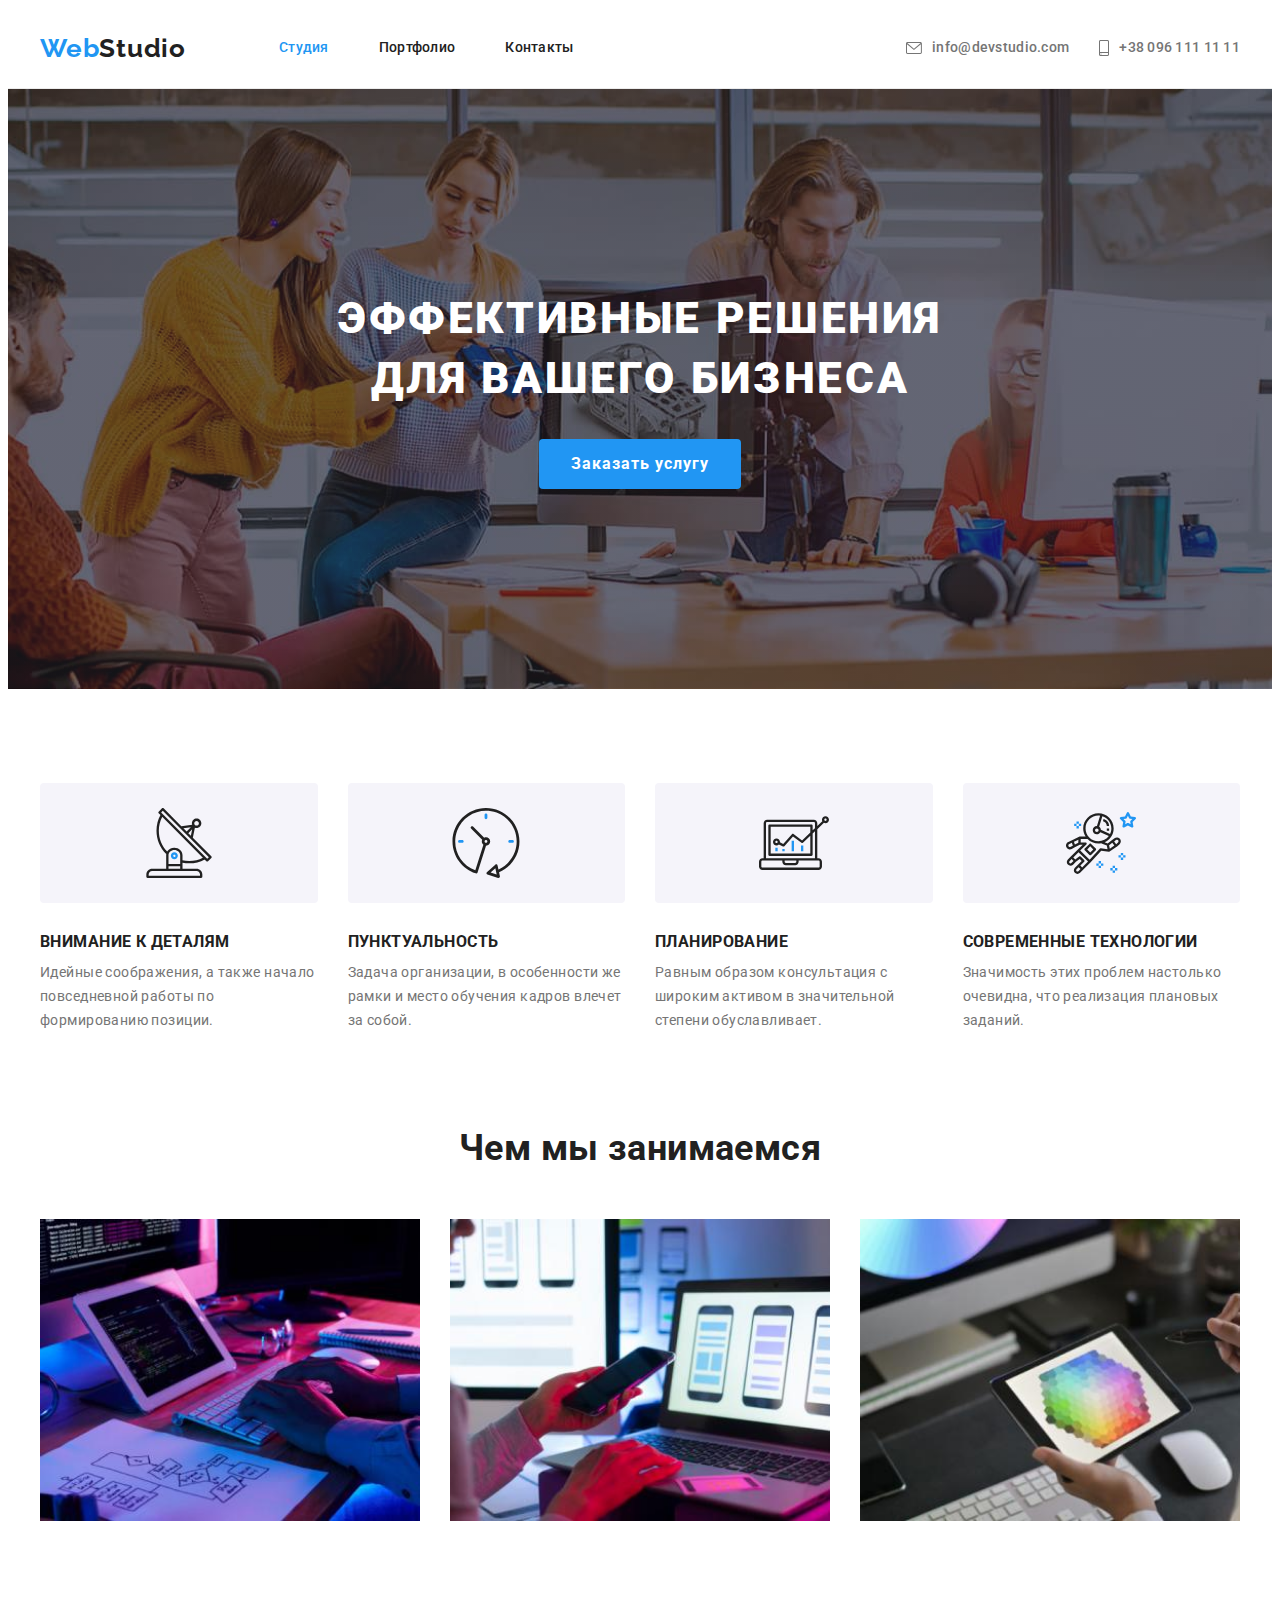
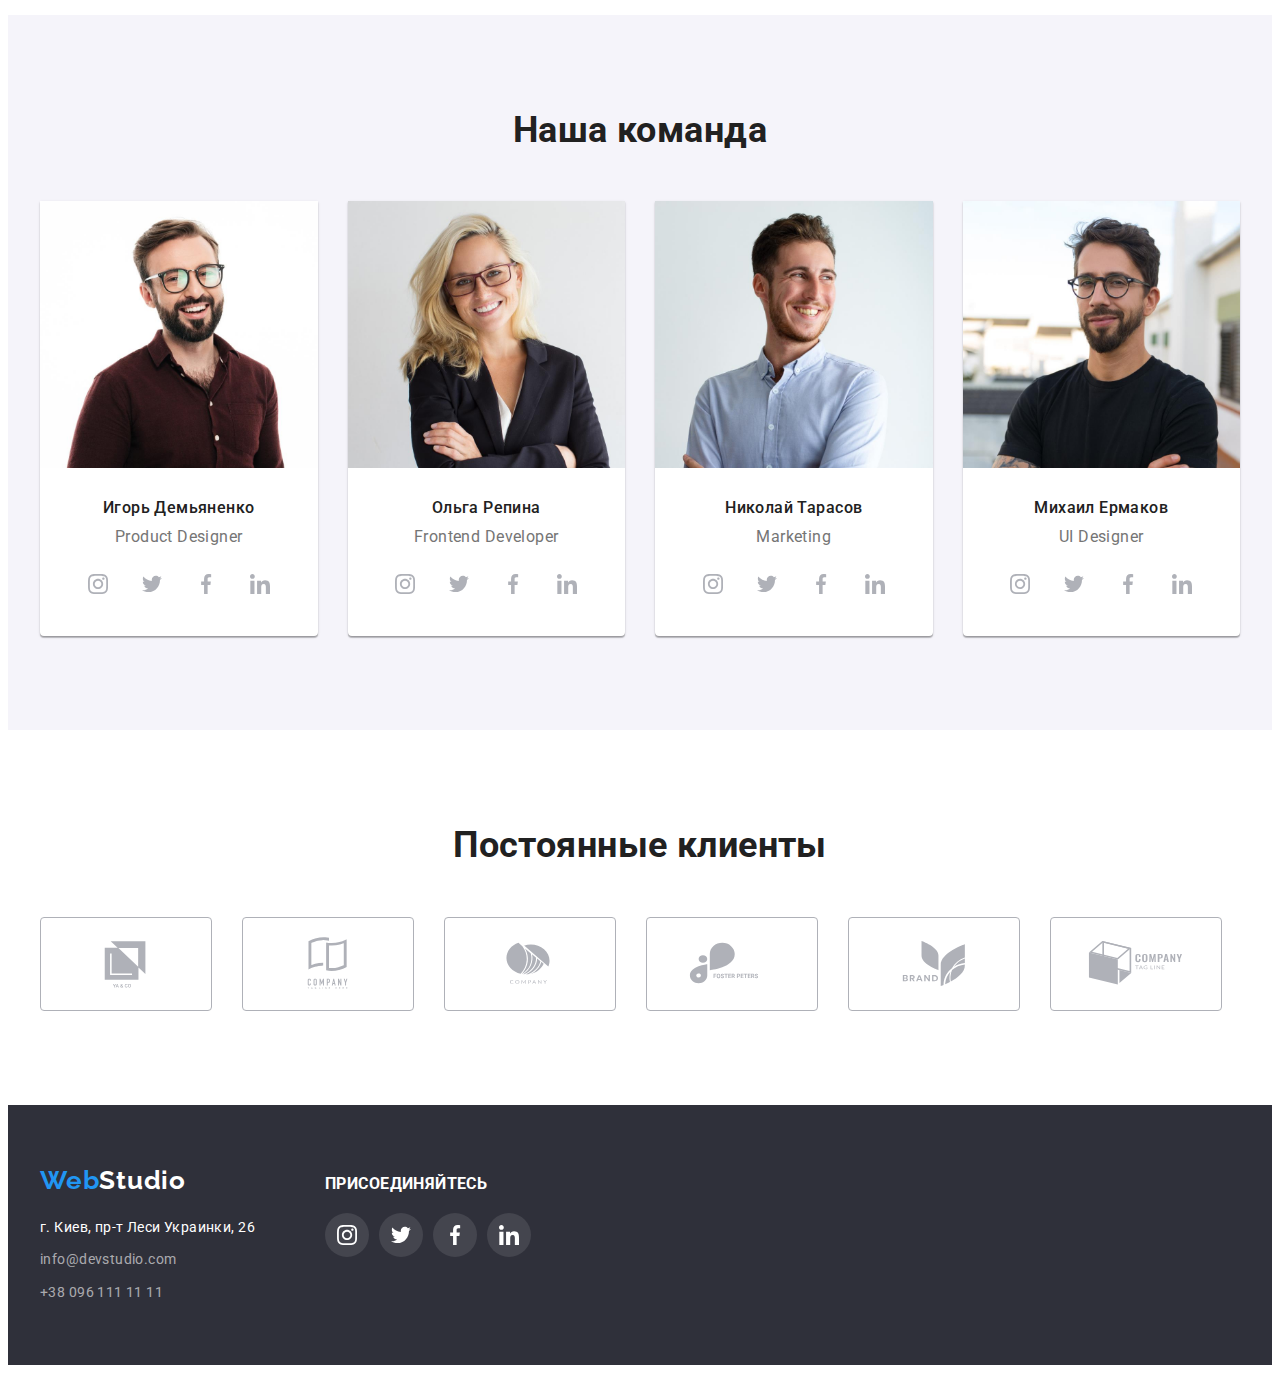
<file: index.html>
<!DOCTYPE html>
<html lang="ru">
  <head>
    <meta charset="UTF-8" />
    <meta http-equiv="X-UA-Compatible" content="IE=edge" />
    <meta name="viewport" content="width=device-width, initial-scale=1.0" />
    <title>Студия</title>
    <link
      rel="stylesheet"
      href="https://cdnjs.cloudflare.com/ajax/libs/modern-normalize/1.1.0/modern-normalize.min.css"
      integrity="sha512-wpPYUAdjBVSE4KJnH1VR1HeZfpl1ub8YT/NKx4PuQ5NmX2tKuGu6U/JRp5y+Y8XG2tV+wKQpNHVUX03MfMFn9Q=="
      crossorigin="anonymous"
      referrerpolicy="no-referrer"
    />
    <link rel="preconnect" href="https://fonts.googleapis.com" />
    <link rel="preconnect" href="https://fonts.gstatic.com" crossorigin />
    <link
      href="https://fonts.googleapis.com/css2?family=Raleway:wght@700&family=Roboto:wght@400;500;700;900&display=swap"
      rel="stylesheet"
    />
    <link rel="stylesheet" href="./css/reset.css" />
    <link rel="stylesheet" href="./css/styles.css" />
  </head>
  <body>
    <!-- Header -->
    <header class="header">
      <div class="container header-container">
        <nav class="header-nav">
          <a class="link logo" href="./index.html" lang="en"
            >Web<span class="header-text-color">Studio</span></a
          >

          <ul class="list header-list">
            <li class="header-item">
              <a class="link header-link current" href="./index.html">Студия</a>
            </li>
            <li class="header-item">
              <a class="link header-link" href="./portfolio.html">Портфолио</a>
            </li>
            <li class="header-item">
              <a class="link header-link" href="">Контакты</a>
            </li>
          </ul>
        </nav>
        <ul class="list header-contacts">
          <li class="header-item">
            <a class="link header-link" href="mailto:info@devstudio.com">
              <svg class="header-item-icon" width="16" height="12">
                <use href="./images/icons.svg#icon-mail"></use>
              </svg>
              info@devstudio.com
            </a>
          </li>
          <li class="header-item">
            <a class="link header-link" href="tel:+380961111111">
              <svg class="header-item-icon" width="10" height="16">
                <use href="./images/icons.svg#icon-smartphone"></use>
              </svg>
              +38 096 111 11 11
            </a>
          </li>
        </ul>
      </div>
    </header>

    <!-- Main -->
    <main>
      <!-- Hero -->
      <section class="hero">
        <div class="container">
          <h1 class="hero-title">Эффективные решения для вашего бизнеса</h1>
          <button type="button" class="hero-btn">Заказать услугу</button>
        </div>
      </section>

      <!-- Features -->
      <section class="features section">
        <div class="container">
          <h2 class="visually-hidden">Особенности</h2>
          <ul class="list features-list card-set">
            <li class="features-item item">
              <div class="features-item-image">
                <svg class="features-icon" width="70" height="70">
                  <use href="./images/icons.svg#icon-antenna"></use>
                </svg>
              </div>
              <h3 class="title features-item-title">Внимание к деталям</h3>
              <p class="features-item-text">
                Идейные соображения, а также начало повседневной работы по
                формированию позиции.
              </p>
            </li>
            <li class="features-item item">
              <div class="features-item-image">
                <svg class="features-icon" width="70" height="70">
                  <use href="./images/icons.svg#icon-clock"></use>
                </svg>
              </div>
              <h3 class="title features-item-title">Пунктуальность</h3>
              <p class="features-item-text">
                Задача организации, в особенности же рамки и место обучения
                кадров влечет за собой.
              </p>
            </li>
            <li class="features-item item">
              <div class="features-item-image">
                <svg class="features-icon" width="70" height="70">
                  <use href="./images/icons.svg#icon-diagram"></use>
                </svg>
              </div>
              <h3 class="title features-item-title">Планирование</h3>
              <p class="features-item-text">
                Равным образом консультация с широким активом в значительной
                степени обуславливает.
              </p>
            </li>
            <li class="features-item item">
              <div class="features-item-image">
                <svg class="features-icon" width="70" height="70">
                  <use href="./images/icons.svg#icon-astronaut"></use>
                </svg>
              </div>
              <h3 class="title features-item-title">Современные технологии</h3>
              <p class="features-item-text">
                Значимость этих проблем настолько очевидна, что реализация
                плановых заданий.
              </p>
            </li>
          </ul>
        </div>
      </section>

      <!-- What we do -->
      <section class="wwd section">
        <div class="container">
          <h2 class="title section-title">Чем мы занимаемся</h2>
          <ul class="list wwd-list card-set">
            <li class="wwd-item item">
              <img
                src="./images/wwd-img1.jpg"
                alt="человек работает с компьютером"
                width="370"
                height="294"
              />
            </li>
            <li class="wwd-item item">
              <img
                src="./images/wwd-img2.jpg"
                alt="человек работает с ноутбуком"
                width="370"
                height="294"
              />
            </li>
            <li class="wwd-item item">
              <img
                src="./images/wwd-img3.jpg"
                alt="человек работает с планшетом"
                width="370"
                height="294"
              />
            </li>
          </ul>
        </div>
      </section>

      <!-- Team -->
      <section class="team section">
        <div class="container">
          <h2 class="title section-title">Наша команда</h2>
          <ul class="list team-list card-set">
            <li class="team-item item">
              <img
                src="./images/team-1.jpg"
                alt="мужчина с бородой, в очках, и коричневой ручашке "
                width="270"
                height="260"
                class="team-item-img"
              />
              <div class="team-item-content">
                <h3 class="title team-item-name">Игорь Демьяненко</h3>
                <p class="team-item-positions">Product Designer</p>
                <ul class="social-list list">
                  <li class="social-item">
                    <a
                      href=""
                      class="social-link"
                      target="_blank"
                      rel="noopener noreferrer nofollow"
                    >
                      <svg class="social-icon" width="20" height="20">
                        <use href="./images/icons.svg#icon-instagram"></use>
                      </svg>
                    </a>
                  </li>
                  <li class="social-item">
                    <a
                      href=""
                      class="social-link"
                      target="_blank"
                      rel="noopener noreferrer nofollow"
                    >
                      <svg class="social-icon" width="20" height="20">
                        <use href="./images/icons.svg#icon-twitter"></use>
                      </svg>
                    </a>
                  </li>
                  <li class="social-item">
                    <a
                      href=""
                      class="social-link"
                      target="_blank"
                      rel="noopener noreferrer nofollow"
                    >
                      <svg class="social-icon" width="20" height="20">
                        <use href="./images/icons.svg#icon-facebook"></use>
                      </svg>
                    </a>
                  </li>
                  <li class="social-item">
                    <a
                      href=""
                      class="social-link"
                      target="_blank"
                      rel="noopener noreferrer nofollow"
                    >
                      <svg class="social-icon" width="20" height="20">
                        <use href="./images/icons.svg#icon-linkedin"></use>
                      </svg>
                    </a>
                  </li>
                </ul>
              </div>
            </li>
            <li class="team-item item">
              <img
                src="./images/team-2.jpg"
                alt="женщина блондинка, в очках и пиджаке"
                width="270"
                height="260"
                class="team-item-img"
              />
              <div class="team-item-content">
                <h3 class="title team-item-name">Ольга Репина</h3>
                <p class="team-item-positions">Frontend Developer</p>
                <ul class="social-list list">
                  <li class="social-item">
                    <a
                      href=""
                      class="social-link"
                      target="_blank"
                      rel="noopener noreferrer nofollow"
                    >
                      <svg class="social-icon" width="20" height="20">
                        <use href="images/icons.svg#icon-instagram"></use>
                      </svg>
                    </a>
                  </li>
                  <li class="social-item">
                    <a
                      href=""
                      class="social-link"
                      target="_blank"
                      rel="noopener noreferrer nofollow"
                    >
                      <svg class="social-icon" width="20" height="20">
                        <use href="./images/icons.svg#icon-twitter"></use>
                      </svg>
                    </a>
                  </li>
                  <li class="social-item">
                    <a
                      href=""
                      class="social-link"
                      target="_blank"
                      rel="noopener noreferrer nofollow"
                    >
                      <svg class="social-icon" width="20" height="20">
                        <use href="./images/icons.svg#icon-facebook"></use>
                      </svg>
                    </a>
                  </li>
                  <li class="social-item">
                    <a
                      href=""
                      class="social-link"
                      target="_blank"
                      rel="noopener noreferrer nofollow"
                    >
                      <svg class="social-icon" width="20" height="20">
                        <use href="./images/icons.svg#icon-linkedin"></use>
                      </svg>
                    </a>
                  </li>
                </ul>
              </div>
            </li>
            <li class="team-item item">
              <img
                src="./images/team-3.jpg"
                alt="мужчина в серой рубашке"
                width="270"
                height="260"
                class="team-item-img"
              />
              <div class="team-item-content">
                <h3 class="title team-item-name">Николай Тарасов</h3>
                <p class="team-item-positions">Marketing</p>
                <ul class="social-list list">
                  <li class="social-item">
                    <a
                      href=""
                      class="social-link"
                      target="_blank"
                      rel="noopener noreferrer nofollow"
                    >
                      <svg class="social-icon" width="20" height="20">
                        <use href="images/icons.svg#icon-instagram"></use>
                      </svg>
                    </a>
                  </li>
                  <li class="social-item">
                    <a
                      href=""
                      class="social-link"
                      target="_blank"
                      rel="noopener noreferrer nofollow"
                    >
                      <svg class="social-icon" width="20" height="20">
                        <use href="./images/icons.svg#icon-twitter"></use>
                      </svg>
                    </a>
                  </li>
                  <li class="social-item">
                    <a
                      href=""
                      class="social-link"
                      target="_blank"
                      rel="noopener noreferrer nofollow"
                    >
                      <svg class="social-icon" width="20" height="20">
                        <use href="./images/icons.svg#icon-facebook"></use>
                      </svg>
                    </a>
                  </li>
                  <li class="social-item">
                    <a
                      href=""
                      class="social-link"
                      target="_blank"
                      rel="noopener noreferrer nofollow"
                    >
                      <svg class="social-icon" width="20" height="20">
                        <use href="./images/icons.svg#icon-linkedin"></use>
                      </svg>
                    </a>
                  </li>
                </ul>
              </div>
            </li>
            <li class="team-item item">
              <img
                src="./images/team-4.jpg"
                alt="мужчина в очках, с бородой, и в чёрной футболке"
                width="270"
                height="260"
                class="team-item-img"
              />
              <div class="team-item-content">
                <h3 class="title team-item-name">Михаил Ермаков</h3>
                <p class="team-item-positions">UI Designer</p>
                <ul class="social-list list">
                  <li class="social-item">
                    <a
                      href=""
                      class="social-link"
                      target="_blank"
                      rel="noopener noreferrer nofollow"
                    >
                      <svg class="social-icon" width="20" height="20">
                        <use href="images/icons.svg#icon-instagram"></use>
                      </svg>
                    </a>
                  </li>
                  <li class="social-item">
                    <a
                      href=""
                      class="social-link"
                      target="_blank"
                      rel="noopener noreferrer nofollow"
                    >
                      <svg class="social-icon" width="20" height="20">
                        <use href="./images/icons.svg#icon-twitter"></use>
                      </svg>
                    </a>
                  </li>
                  <li class="social-item">
                    <a
                      href=""
                      class="social-link"
                      target="_blank"
                      rel="noopener noreferrer nofollow"
                    >
                      <svg class="social-icon" width="20" height="20">
                        <use href="./images/icons.svg#icon-facebook"></use>
                      </svg>
                    </a>
                  </li>
                  <li class="social-item">
                    <a
                      href=""
                      class="social-link"
                      target="_blank"
                      rel="noopener noreferrer nofollow"
                    >
                      <svg class="social-icon" width="20" height="20">
                        <use href="./images/icons.svg#icon-linkedin"></use>
                      </svg>
                    </a>
                  </li>
                </ul>
              </div>
            </li>
          </ul>
        </div>
      </section>

      <!-- Regular Customers -->
      <section class="customers section">
        <div class="container">
          <h2 class="title section-title">Постоянные клиенты</h2>
          <ul class="list customer-list card-set">
            <li class="customer-list-item item">
              <a
                href=""
                class="customer-link"
                target="_blank"
                rel="noopener noreferrer nofollow"
              >
                <svg class="customer-logo" width="106" height="60">
                  <use href="./images/icons.svg#icon-Logo1"></use>
                </svg>
              </a>
            </li>
            <li class="customer-list-item item">
              <a
                href=""
                class="customer-link"
                target="_blank"
                rel="noopener noreferrer nofollow"
              >
                <svg class="customer-logo" width="106" height="60">
                  <use href="./images/icons.svg#icon-Logo2"></use>
                </svg>
              </a>
            </li>
            <li class="customer-list-item item">
              <a
                href=""
                class="customer-link"
                target="_blank"
                rel="noopener noreferrer nofollow"
              >
                <svg class="customer-logo" width="106" height="60">
                  <use href="./images/icons.svg#icon-Logo3"></use>
                </svg>
              </a>
            </li>
            <li class="customer-list-item item">
              <a
                href=""
                class="customer-link"
                target="_blank"
                rel="noopener noreferrer nofollow"
              >
                <svg class="customer-logo" width="106" height="60">
                  <use href="./images/icons.svg#icon-Logo4"></use>
                </svg>
              </a>
            </li>
            <li class="customer-list-item item">
              <a
                href=""
                class="customer-link"
                target="_blank"
                rel="noopener noreferrer nofollow"
              >
                <svg class="customer-logo" width="106" height="60">
                  <use href="./images/icons.svg#icon-Logo5"></use>
                </svg>
              </a>
            </li>
            <li class="customer-list-item item">
              <a
                href=""
                class="customer-link"
                target="_blank"
                rel="noopener noreferrer nofollow"
              >
                <svg class="customer-logo" width="106" height="60">
                  <use href="./images/icons.svg#icon-Logo6"></use>
                </svg>
              </a>
            </li>
          </ul>
        </div>
      </section>
    </main>

    <!-- Footer -->
    <footer class="footer">
      <div class="container footer-box">
        <div class="footer-adress-box">
          <a class="link logo" href="./index.html" lang="en"
            >Web<span class="footer-text-color">Studio</span></a
          >
          <address>
            <ul class="list footer-list">
              <li class="footer-item">
                <a
                  class="link footer-link"
                  href="https://goo.gl/maps/KEkJxdMfcDKJunuC6"
                  target="_blank"
                  rel="noopener noreferrer nofollow"
                  >г. Киев, пр-т Леси Украинки, 26</a
                >
              </li>
              <li class="footer-item">
                <a class="link footer-link" href="mailto:info@devstudio.com"
                  >info@devstudio.com</a
                >
              </li>
              <li class="footer-item">
                <a class="link footer-link" href="tel:+380961111111"
                  >+38 096 111 11 11</a
                >
              </li>
            </ul>
          </address>
        </div>
        <div class="footer-social">
          <h3 class="footer-link-title">присоединяйтесь</h3>
          <ul class="list social-list">
            <li class="social-item">
              <a
                href=""
                class="social-link"
                target="_blank"
                rel="noopener noreferrer nofollow"
              >
                <svg class="social-icon" width="20" height="20">
                  <use href="./images/icons.svg#icon-instagram"></use>
                </svg>
              </a>
            </li>
            <li class="social-item">
              <a
                href=""
                class="social-link"
                target="_blank"
                rel="noopener noreferrer nofollow"
              >
                <svg class="social-icon" width="20" height="20">
                  <use href="./images/icons.svg#icon-twitter"></use>
                </svg>
              </a>
            </li>
            <li class="social-item">
              <a
                href=""
                class="social-link"
                target="_blank"
                rel="noopener noreferrer nofollow"
              >
                <svg class="social-icon" width="20" height="20">
                  <use href="./images/icons.svg#icon-facebook"></use>
                </svg>
              </a>
            </li>
            <li class="social-item">
              <a
                href=""
                class="social-link"
                target="_blank"
                rel="noopener noreferrer nofollow"
              >
                <svg class="social-icon" width="20" height="20">
                  <use href="./images/icons.svg#icon-linkedin"></use>
                </svg>
              </a>
            </li>
          </ul>
        </div>
      </div>
    </footer>
  </body>
</html>
</file>
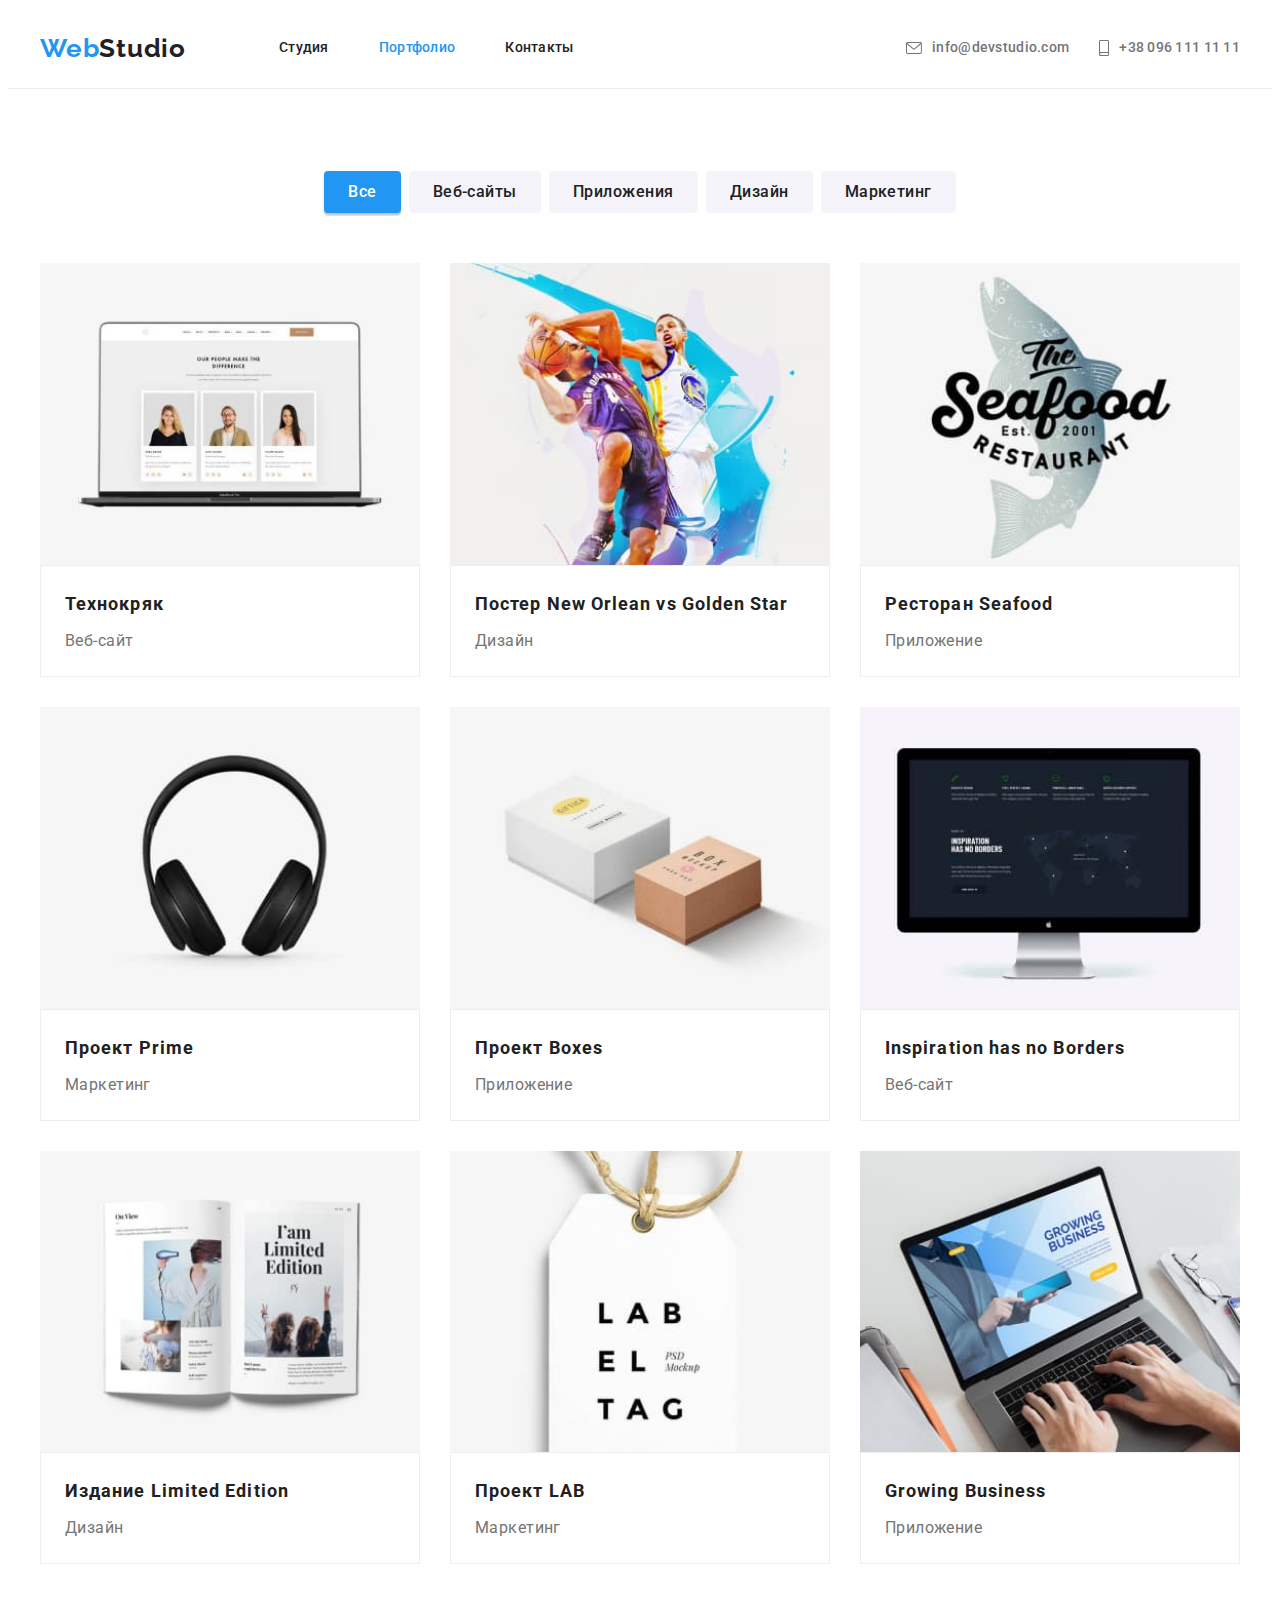
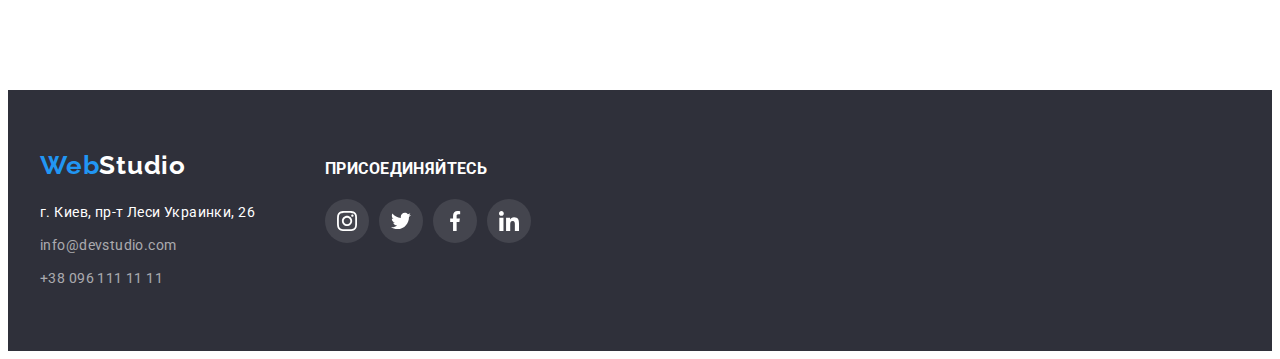
<file: portfolio.html>
<!DOCTYPE html>
<html lang="ru">
  <head>
    <meta charset="UTF-8" />
    <meta http-equiv="X-UA-Compatible" content="IE=edge" />
    <meta name="viewport" content="width=device-width, initial-scale=1.0" />
    <title>Портфолио</title>
    <link
      rel="stylesheet"
      href="https://cdnjs.cloudflare.com/ajax/libs/modern-normalize/1.1.0/modern-normalize.min.css"
      integrity="sha512-wpPYUAdjBVSE4KJnH1VR1HeZfpl1ub8YT/NKx4PuQ5NmX2tKuGu6U/JRp5y+Y8XG2tV+wKQpNHVUX03MfMFn9Q=="
      crossorigin="anonymous"
      referrerpolicy="no-referrer"
    />
    <link rel="preconnect" href="https://fonts.googleapis.com" />
    <link rel="preconnect" href="https://fonts.gstatic.com" crossorigin />
    <link
      href="https://fonts.googleapis.com/css2?family=Raleway:wght@700&family=Roboto:wght@400;500;700;900&display=swap"
      rel="stylesheet"
    />
    <link rel="stylesheet" href="./css/reset.css" />
    <link rel="stylesheet" href="./css/styles.css" />
  </head>

  <body>
    <!-- Header -->
    <header class="header">
      <div class="container header-container">
        <nav class="header-nav">
          <a class="link logo" href="./index.html" lang="en"
            >Web<span class="header-text-color">Studio</span></a
          >

          <ul class="list header-list">
            <li class="header-item">
              <a class="link header-link" href="./index.html">Студия</a>
            </li>
            <li class="header-item">
              <a class="link header-link current" href="./portfolio.html"
                >Портфолио</a
              >
            </li>
            <li class="header-item">
              <a class="link header-link" href="">Контакты</a>
            </li>
          </ul>
        </nav>
        <ul class="list header-contacts">
          <li class="header-item">
            <a class="link header-link" href="mailto:info@devstudio.com">
              <svg class="header-item-icon" width="16" height="12">
                <use href="./images/icons.svg#icon-mail"></use>
              </svg>
              info@devstudio.com
            </a>
          </li>
          <li class="header-item">
            <a class="link header-link" href="tel:+380961111111">
              <svg class="header-item-icon" width="10" height="16">
                <use href="./images/icons.svg#icon-smartphone"></use>
              </svg>
              +38 096 111 11 11
            </a>
          </li>
        </ul>
      </div>
    </header>

    <!-- Main -->

    <main>
      <section class="projects">
        <div class="container">
          <h1 class="visually-hidden projects-title">Наши проекты</h1>
          <ul class="list projects-btn-list">
            <li class="projects-list-item">
              <button type="button" class="projects-btn active">Все</button>
            </li>
            <li class="projects-list-item">
              <button type="button" class="projects-btn">Веб-сайты</button>
            </li>
            <li class="projects-list-item">
              <button type="button" class="projects-btn">Приложения</button>
            </li>
            <li class="projects-list-item">
              <button type="button" class="projects-btn">Дизайн</button>
            </li>
            <li class="projects-list-item">
              <button type="button" class="projects-btn">Маркетинг</button>
            </li>
          </ul>
          <ul class="list projects-link-list card-set">
            <li class="projects-link-item item">
              <a
                class="link"
                href="/"
                target="_blank"
                rel="noopener noreferrer nofollow"
              >
                <img
                  src="./images/port-img1.jpg"
                  alt="ноутбук с открытой интернет страницей"
                  width="370"
                  height="294"
                />
                <div class="projects-card-footer">
                  <h2 class="title projects-list-title">Технокряк</h2>
                  <p class="projects-list-text">Веб-сайт</p>
                </div>
              </a>
            </li>
            <li class="projects-link-item item">
              <a
                class="link"
                href="/"
                target="_blank"
                rel="noopener noreferrer nofollow"
              >
                <img
                  src="./images/port-img2.jpg"
                  alt="двое мужчин играют в баскетболл"
                  width="370"
                  height="294"
                />
                <div class="projects-card-footer">
                  <h2 class="title projects-list-title">
                    Постер <span lang="en">New Orlean vs Golden Star</span>
                  </h2>
                  <p class="projects-list-text">Дизайн</p>
                </div>
              </a>
            </li>
            <li class="projects-link-item item">
              <a
                class="link"
                href="/"
                target="_blank"
                rel="noopener noreferrer nofollow"
              >
                <img
                  src="./images/port-img3.jpg"
                  alt="логотип рыбного ресторана"
                  width="370"
                  height="294"
                />
                <div class="projects-card-footer">
                  <h2 class="title projects-list-title">
                    Ресторан <span lang="en">Seafood</span>
                  </h2>
                  <p class="projects-list-text">Приложение</p>
                </div>
              </a>
            </li>
            <li class="projects-link-item item">
              <a
                class="link"
                href="/"
                target="_blank"
                rel="noopener noreferrer nofollow"
              >
                <img
                  src="./images/port-img4.jpg"
                  alt="музыкальные наушники"
                  width="370"
                  height="294"
                />
                <div class="projects-card-footer">
                  <h2 class="title projects-list-title">
                    Проект <span lang="en">Prime</span>
                  </h2>
                  <p class="projects-list-text">Маркетинг</p>
                </div>
              </a>
            </li>
            <li class="projects-link-item item">
              <a
                class="link"
                href="/"
                target="_blank"
                rel="noopener noreferrer nofollow"
              >
                <img
                  src="./images/port-img5.jpg"
                  alt="две коробки, белая и коричневая"
                  width="370"
                  height="294"
                />
                <div class="projects-card-footer">
                  <h2 class="title projects-list-title">
                    Проект <span lang="en">Boxes</span>
                  </h2>
                  <p class="projects-list-text">Приложение</p>
                </div>
              </a>
            </li>
            <li class="projects-link-item item">
              <a
                class="link"
                href="/"
                target="_blank"
                rel="noopener noreferrer nofollow"
              >
                <img
                  src="./images/port-img6.jpg"
                  alt="монтор с чёрной рамкой и серебристой подставкой"
                  width="370"
                  height="294"
                />
                <div class="projects-card-footer">
                  <h2 class="title projects-list-title" lang="en">
                    Inspiration has no Borders
                  </h2>
                  <p class="projects-list-text">Веб-сайт</p>
                </div>
              </a>
            </li>
            <li class="projects-link-item item">
              <a
                class="link"
                href="/"
                target="_blank"
                rel="noopener noreferrer nofollow"
              >
                <img
                  src="./images/port-img7.jpg"
                  alt="книга с илюстрациями"
                  width="370"
                  height="294"
                />
                <div class="projects-card-footer">
                  <h2 class="title projects-list-title">
                    Издание <span lang="en">Limited Edition</span>
                  </h2>
                  <p class="projects-list-text">Дизайн</p>
                </div>
              </a>
            </li>
            <li class="projects-link-item item">
              <a
                class="link"
                href="/"
                target="_blank"
                rel="noopener noreferrer nofollow"
              >
                <img
                  src="./images/port-img8.jpg"
                  alt="бирка с надписью"
                  width="370"
                  height="294"
                />
                <div class="projects-card-footer">
                  <h2 class="title projects-list-title">
                    Проект <span lang="en">LAB</span>
                  </h2>
                  <p class="projects-list-text">Маркетинг</p>
                </div>
              </a>
            </li>
            <li class="projects-link-item item">
              <a
                class="link"
                href="/"
                target="_blank"
                rel="noopener noreferrer nofollow"
              >
                <img
                  src="./images/port-img9.jpg"
                  alt="человек работает с ноутбуком"
                  width="370"
                  height="294"
                />
                <div class="projects-card-footer">
                  <h2 class="title projects-list-title" lang="en">
                    Growing Business
                  </h2>
                  <p class="projects-list-text">Приложение</p>
                </div>
              </a>
            </li>
          </ul>
        </div>
      </section>
    </main>

    <!-- Footer -->
    <footer class="footer">
      <div class="container footer-box">
        <div class="footer-adress-box">
          <a class="link logo" href="./index.html" lang="en"
            >Web<span class="footer-text-color">Studio</span></a
          >
          <address>
            <ul class="list footer-list">
              <li class="footer-item">
                <a
                  class="link footer-link"
                  href="https://goo.gl/maps/KEkJxdMfcDKJunuC6"
                  target="_blank"
                  rel="noopener noreferrer nofollow"
                  >г. Киев, пр-т Леси Украинки, 26</a
                >
              </li>
              <li class="footer-item">
                <a class="link footer-link" href="mailto:info@devstudio.com"
                  >info@devstudio.com</a
                >
              </li>
              <li class="footer-item">
                <a class="link footer-link" href="tel:+380961111111"
                  >+38 096 111 11 11</a
                >
              </li>
            </ul>
          </address>
        </div>
        <div class="footer-social">
          <h3 class="footer-link-title">присоединяйтесь</h3>
          <ul class="list social-list">
            <li class="social-item">
              <a
                href=""
                class="social-link"
                target="_blank"
                rel="noopener noreferrer nofollow"
              >
                <svg class="social-icon" width="20" height="20">
                  <use href="./images/icons.svg#icon-instagram"></use>
                </svg>
              </a>
            </li>
            <li class="social-item">
              <a
                href=""
                class="social-link"
                target="_blank"
                rel="noopener noreferrer nofollow"
              >
                <svg class="social-icon" width="20" height="20">
                  <use href="./images/icons.svg#icon-twitter"></use>
                </svg>
              </a>
            </li>
            <li class="social-item">
              <a
                href=""
                class="social-link"
                target="_blank"
                rel="noopener noreferrer nofollow"
              >
                <svg class="social-icon" width="20" height="20">
                  <use href="./images/icons.svg#icon-facebook"></use>
                </svg>
              </a>
            </li>
            <li class="social-item">
              <a
                href=""
                class="social-link"
                target="_blank"
                rel="noopener noreferrer nofollow"
              >
                <svg class="social-icon" width="20" height="20">
                  <use href="./images/icons.svg#icon-linkedin"></use>
                </svg>
              </a>
            </li>
          </ul>
        </div>
      </div>
    </footer>
  </body>
</html>
</file>
<file: css/styles.css>
:root {
  --main-text-color: #757575;
  --second-text-color: #212121;
  --accent-color: #2196f3;
  --btn-text-color: #ffffff;
  --first-background-color: #2f303a;
  --second-background-color: #f5f4fa;
  --btn-hover-color: #188ce8;
  --link-color: rgba(255, 255, 255, 0.6);
  --border-card-color: #eeeeee;
  --header-border-color: #ececec;
  --hero-gradient-color: rgba(47, 48, 58, 0.4);
  --icon-fill-color: #afb1b8;
  --footer-social-bg-color: rgba(255, 255, 255, 0.1);
}

body {
  font-family: "Roboto", sans-serif;
  color: var(--main-text-color);
  font-size: 14px;
  line-height: 1.71;
  letter-spacing: 0.03em;
}

address {
  font-style: normal;
}

.title {
  color: var(--second-text-color);
}

.list {
  list-style: none;
}

.link {
  text-decoration: none;
  color: inherit;
}

.visually-hidden {
  position: absolute;
  width: 1px;
  height: 1px;
  margin: -1px;
  padding: 0;
  overflow: hidden;
  border: 0;
  clip: rect(0 0 0 0);
}

.container {
  width: 1200px;
  padding: 0 15px;
  margin: 0 auto;
}

.section {
  padding-top: 94px;
  padding-bottom: 94px;
}

/* ----- Card-Set ------ */

.card-set {
  display: flex;
  flex-wrap: wrap;
  margin-left: -30px;
  margin-top: -30px;
}

.item {
  margin-left: 30px;
  margin-top: 30px;
}

/* ----- Social-list/item/link/icon -----*/

.social-list {
  display: flex;
  justify-content: center;
}

.social-item:not(:last-child) {
  margin-right: 10px;
}

.social-link {
  width: 44px;
  height: 44px;
  background-color: var(--btn-text-color);
  display: flex;
  justify-content: center;
  align-items: center;
  border-radius: 50%;
  color: var(--icon-fill-color);
}

.social-icon {
  fill: currentColor;
}

/* ----- Header -----*/

.header {
  border-bottom: 1px solid var(--header-border-color);
}

.logo {
  font-family: "Raleway", sans-serif;
  font-weight: 700;
  font-size: 26px;
  line-height: 1.19;
  letter-spacing: 0.03em;
  color: var(--accent-color);
}

.header-container,
.header-list,
.header-contacts,
.header-nav {
  display: flex;
  align-items: center;
  flex-wrap: wrap;
}

.header-nav > .logo {
  margin-right: 93px;
}

.header-item:not(:last-child) {
  margin-right: 50px;
}

.header-contacts {
  margin-left: auto;
}

.header-contacts > .header-item:first-child {
  margin-right: 30px;
}

.header-text-color {
  color: var(--second-text-color);
}

/* --------------------------- */

.header-list {
  color: var(--second-text-color);
}

.header-link {
  font-weight: 500;
  line-height: 1.14;
  display: flex;
  align-items: center;
  letter-spacing: 0.02em;
  padding-top: 32px;
  padding-bottom: 32px;
}

.header-link:hover,
.header-link:focus,
.current {
  color: var(--accent-color);
}

.header-item-icon {
  margin-right: 10px;
  fill: currentColor;
}

/* ----- Hero ------ */

.hero {
  background-color: var(--first-background-color);
  background-image: linear-gradient(
      var(--hero-gradient-color),
      var(--hero-gradient-color)
    ),
    url(../images/hero-bg.jpg);
  background-repeat: no-repeat;
  background-position: center;
  background-size: cover, auto;

  text-align: center;
  padding-top: 200px;
  padding-bottom: 200px;
}

.hero-title {
  font-weight: 900;
  font-size: 44px;
  line-height: 1.36;
  text-align: center;
  letter-spacing: 0.06em;
  text-transform: uppercase;
  color: var(--btn-text-color);
  margin-bottom: 30px;
  max-width: 696px;
  margin-left: auto;
  margin-right: auto;
}

.hero-btn {
  font-family: inherit;
  background: var(--accent-color);
  border-radius: 4px;
  cursor: pointer;
  font-weight: 700;
  font-size: 16px;
  line-height: 1.87;
  text-align: center;
  letter-spacing: 0.06em;
  color: var(--btn-text-color);
  padding: 10px 32px;
  border: none;
}

.hero-btn:focus,
.hero-btn:hover {
  background: var(--btn-hover-color);
  box-shadow: 0px 4px 4px rgba(0, 0, 0, 0.15);
}

/* ----- Features ----- */

.features {
  padding-bottom: 0;
}

.features-item-image {
  display: flex;
  justify-content: center;
  align-items: center;
  height: 120px;
  background-color: var(--second-background-color);
  border-radius: 4px;
  margin-bottom: 30px;
}

.features-item {
  flex-basis: calc(100% / 4 - 30px);
}

.features-item-title {
  font-weight: 700;
  line-height: 1.14;
  text-transform: uppercase;
  margin-bottom: 10px;
}

/* ----- What we do ----- */

.section-title {
  font-weight: 700;
  font-size: 36px;
  line-height: 1.17;
  text-align: center;
  margin-bottom: 50px;
}

.wwd-item {
  flex-basis: calc(100% / 3 - 30px);
}

/* ----- Team ----- */

.team {
  background-color: var(--second-background-color);
}

.team-item {
  background: var(--btn-text-color);
  box-shadow: 0px 1px 3px rgba(0, 0, 0, 0.12), 0px 1px 1px rgba(0, 0, 0, 0.14),
    0px 2px 1px rgba(0, 0, 0, 0.2);
  border-radius: 0px 0px 4px 4px;

  flex-basis: calc(100% / 4 - 30px);
}

.team-item-content {
  padding: 30px 32px;
}

.team-item-name,
.team-item-positions {
  font-size: 16px;
  line-height: 1.19;
  text-align: center;
}

.team-item-name {
  font-weight: 500;
  margin-bottom: 10px;
}

.team-item-positions {
  margin-bottom: 16px;
}

.team .social-link:hover,
.team .social-link:focus {
  background-color: var(--accent-color);
  color: var(--btn-text-color);
}

/* ----- Regular Customers ------ */

.customer-link {
  width: 170px;
  height: 92px;
  display: flex;
  justify-content: center;
  align-items: center;
  border: 1px solid var(--icon-fill-color);
  border-radius: 4px;
  color: var(--icon-fill-color);
}

.customer-link:hover,
.customer-link:focus {
  color: var(--accent-color);
  border-color: var(--accent-color);
}

.customer-logo {
  fill: currentColor;
}

/* ----- Footer ----- */

.footer {
  background-color: var(--first-background-color);
  padding-top: 60px;
  padding-bottom: 60px;
}

.footer-text-color {
  color: var(--btn-text-color);
}

.footer-box {
  display: flex;
  align-items: baseline;
}

.footer .logo {
  display: inline-block;
  margin-bottom: 20px;
}

.footer-item:not(:last-child) {
  margin-bottom: 9px;
  margin-right: 70px;
}

.footer-link[target="_blank"] {
  color: var(--btn-text-color);
}

.footer-link {
  color: var(--link-color);
}

.footer-link:hover,
.footer-link:focus {
  color: var(--accent-color);
}

.footer-link-title {
  font-weight: 700;
  line-height: 1.14;
  text-transform: uppercase;
  margin-bottom: 20px;

  color: var(--btn-text-color);
}

.footer .social-link {
  background-color: var(--footer-social-bg-color);
}

.footer .social-link:hover,
.footer .social-link:focus {
  background-color: var(--accent-color);
}

.footer .social-icon {
  fill: var(--btn-text-color);
}

/* ----- Portfolio ----- */

.projects {
  padding-top: 82px;
  padding-bottom: 126px;
}

.projects-btn-list {
  display: flex;
  justify-content: center;
}

.projects-btn-list {
  margin-bottom: 50px;
}

.projects-list-item:not(:last-child) {
  margin-right: 8px;
}

.projects-btn {
  font-family: inherit;
  font-weight: 500;
  font-size: 16px;
  line-height: 1.62;
  text-align: center;
  letter-spacing: 0.03em;
  color: var(--second-text-color);
  background: var(--second-background-color);
  border-radius: 4px;
  cursor: pointer;
  border-color: transparent;
  padding: 6px 22px;
}

.projects-btn:focus,
.projects-btn:hover,
.active {
  color: var(--btn-text-color);
  background: var(--accent-color);
  box-shadow: 0px 3px 1px rgba(0, 0, 0, 0.1), 0px 1px 2px rgba(0, 0, 0, 0.08),
    0px 2px 2px rgba(0, 0, 0, 0.12);
}

.projects-link-item {
  flex-basis: calc(100% / 3 - 30px);
}

.projects-link-list .link {
  display: flex;
  flex-direction: column;
}

.projects-link-list .link:hover,
.projects-link-list .link:focus {
  box-shadow: 0px 1px 1px rgba(0, 0, 0, 0.12), 0px 4px 4px rgba(0, 0, 0, 0.06),
    1px 4px 6px rgba(0, 0, 0, 0.16);
}

.projects-list-title {
  font-weight: 700;
  font-size: 18px;
  line-height: 2;
  letter-spacing: 0.06em;
  margin-bottom: 4px;
}

.projects-list-text {
  font-size: 16px;
  line-height: 1.87;
}

.projects-card-footer {
  background: var(--btn-text-color);
  border: 1px solid var(--border-card-color);
  padding: 20px 24px;
}
</file>
